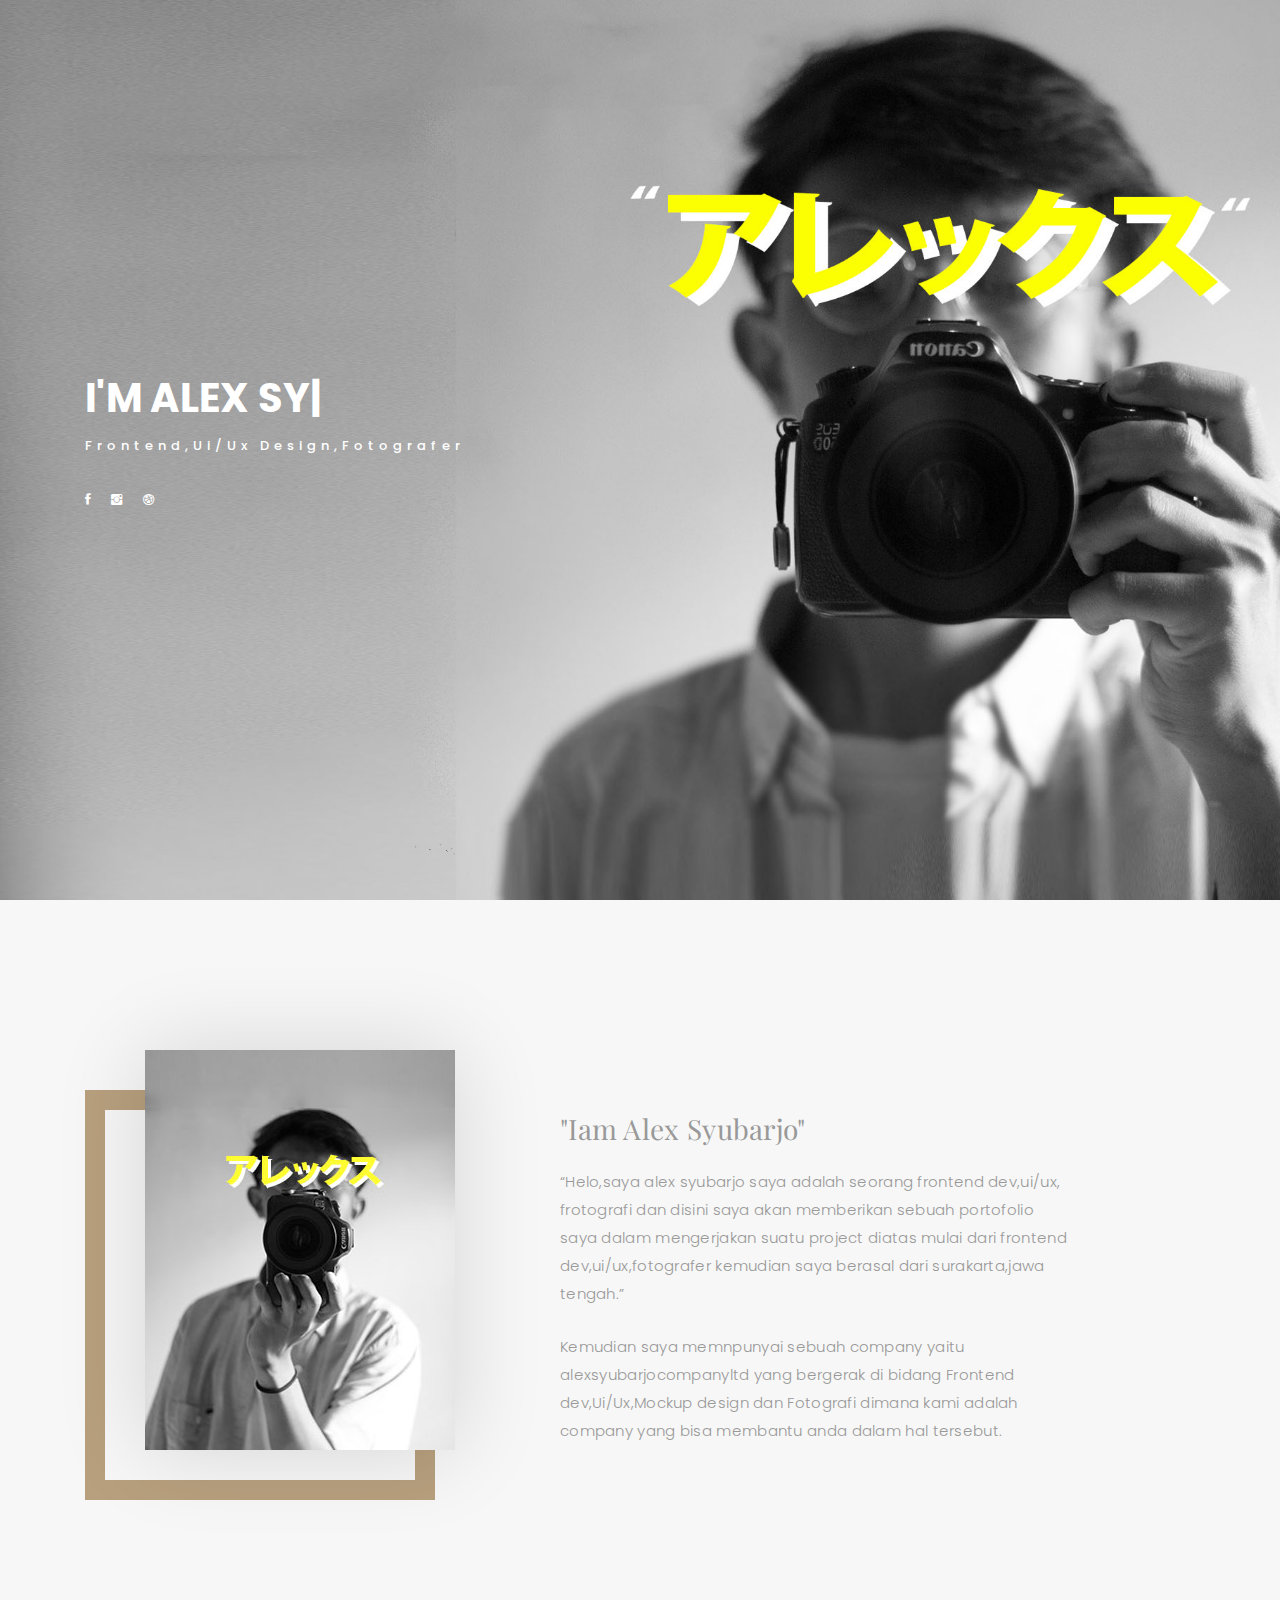
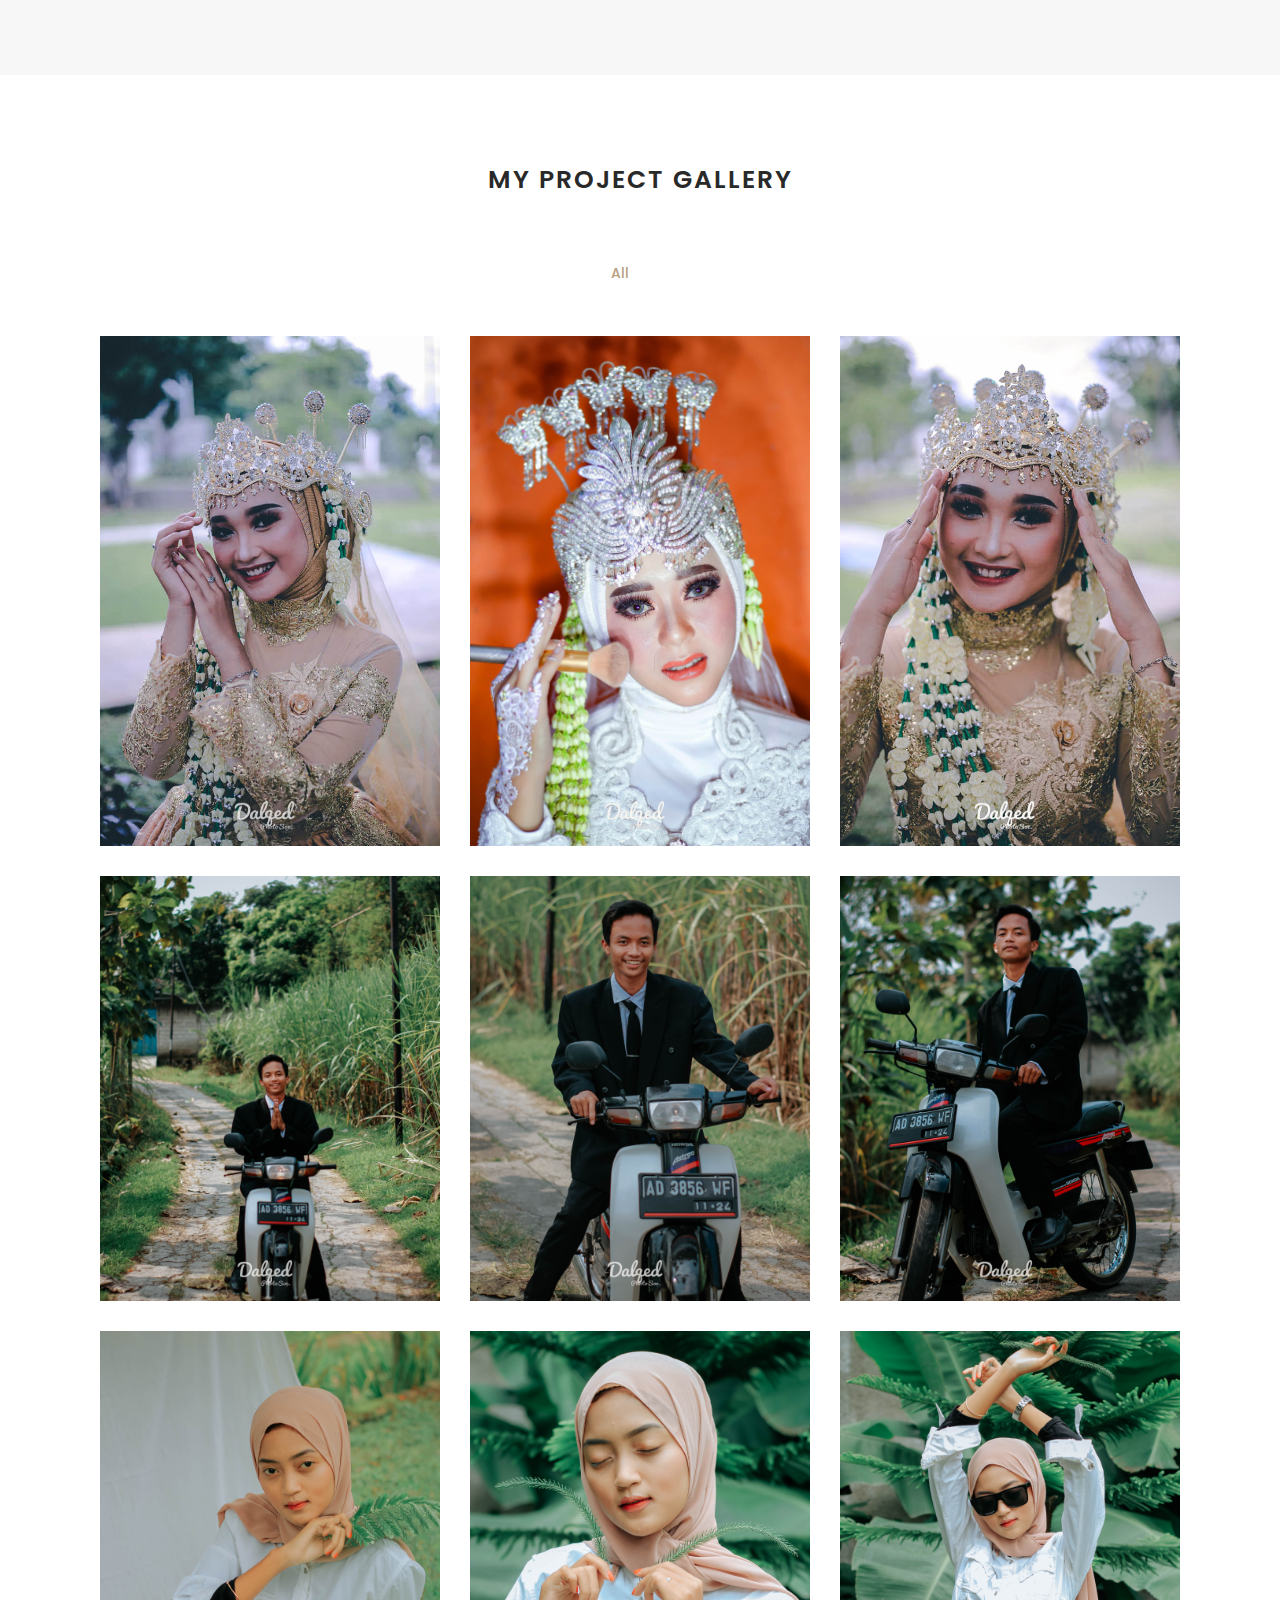
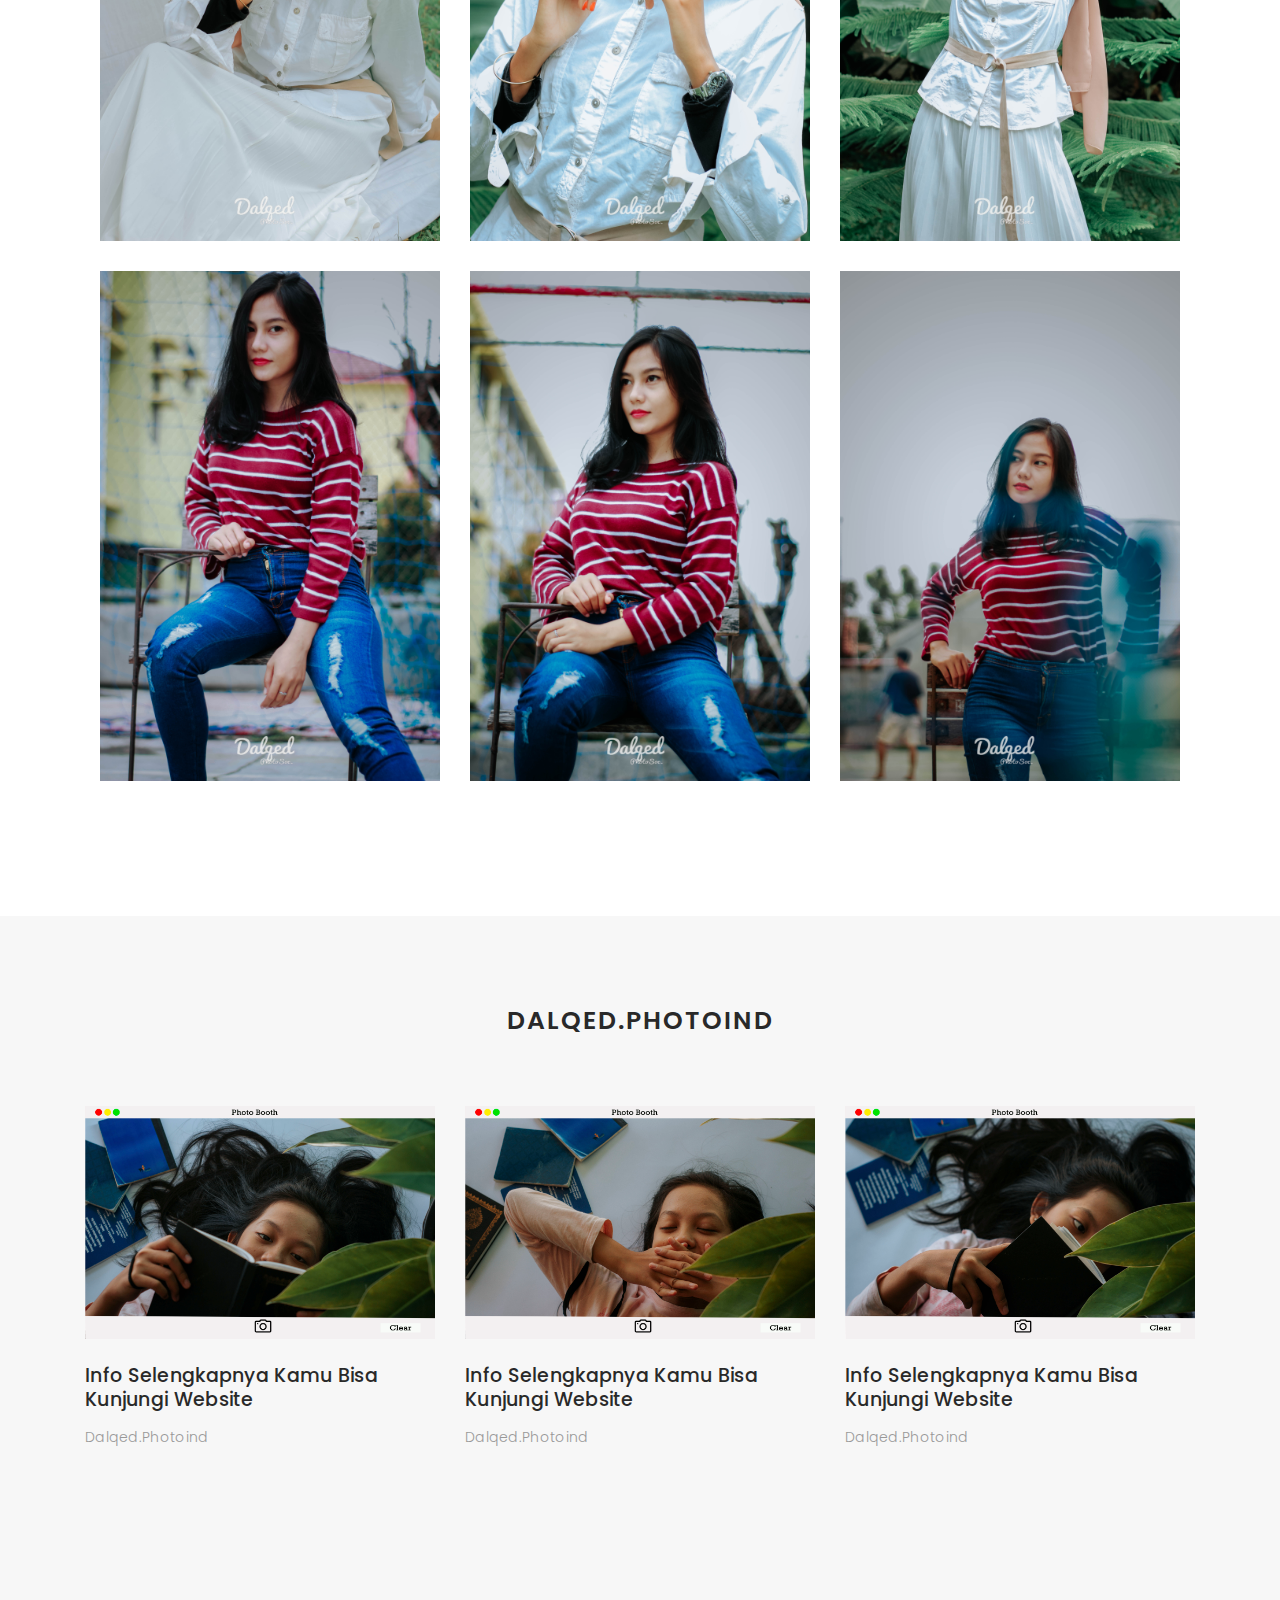
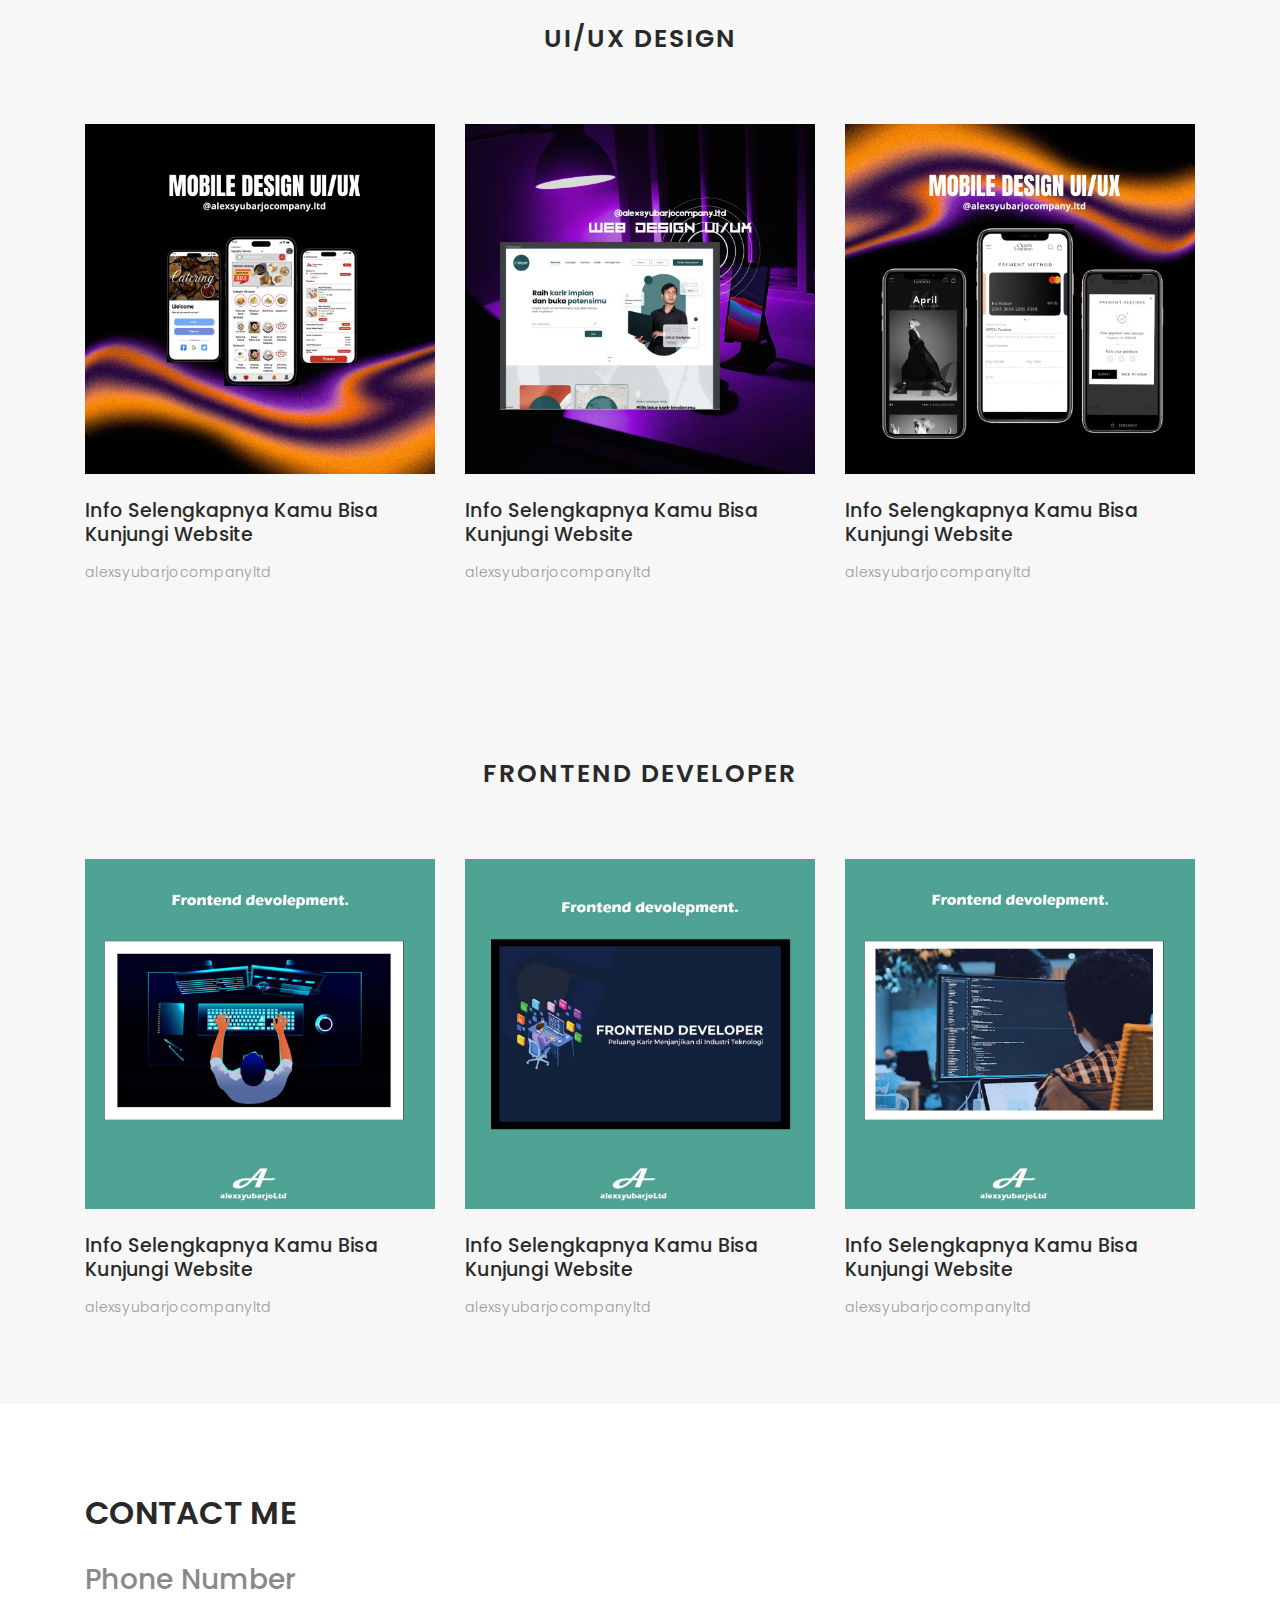
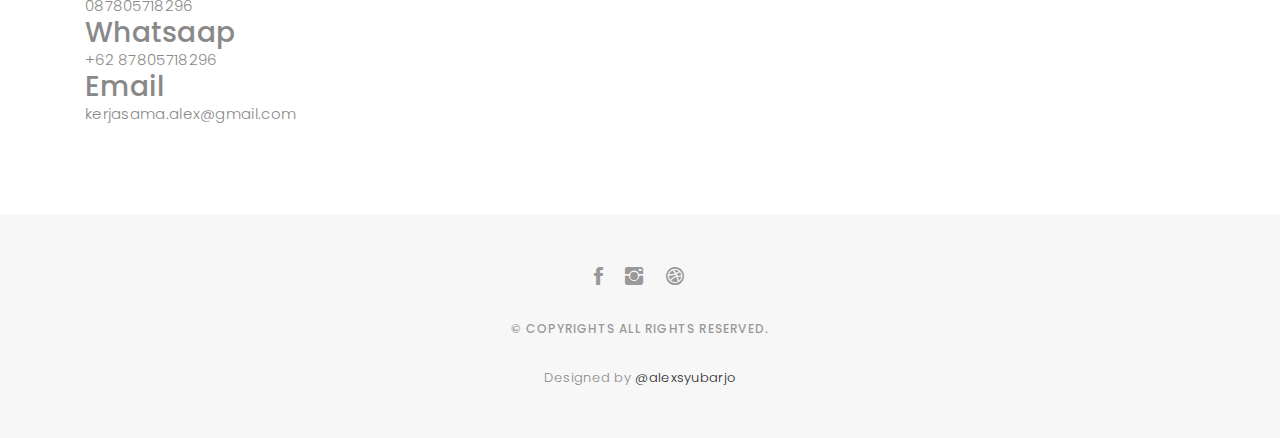
<file: index.html>
<!DOCTYPE html>
<html lang="en">

<head>
  <!-- meta -->
  <meta charset="utf-8">
  <meta content="width=device-width, initial-scale=1.0" name="viewport">

  <title>@alexsyubarjo.Ltd</title>
  <meta content="" name="keywords">
  <meta content="" name="description">

  <!-- Google Fonts -->
  <link href="https://fonts.googleapis.com/css?family=Poppins:300,300i,400,400i,500,500i,600,600i,700,700i|Playfair+Display:400,400i,700,700i,900,900i" rel="stylesheet">

  <!-- Bootstrap CSS File -->
  <link href="lib/bootstrap/css/bootstrap.min.css" rel="stylesheet">

  <!-- Libraries CSS Files -->
  <link href="lib/ionicons/css/ionicons.min.css" rel="stylesheet">
  <link href="lib/owlcarousel/assets/owl.carousel.min.css" rel="stylesheet">
  <link href="lib/magnific-popup/magnific-popup.css" rel="stylesheet">
  <link href="lib/hover/hover.min.css" rel="stylesheet">

  <!-- Main Stylesheet File -->
  <link href="css/style.css" rel="stylesheet">

  <!-- Responsive css -->
  <link href="css/responsive.css" rel="stylesheet">

  <!-- Favicon -->
  <link rel="shortcut icon" href="images/favicon.ico">

  <!-- =======================================================
    Theme Name: Folio
    Theme URL: https://bootstrapmade.com/folio-bootstrap-portfolio-template/
    Author: BootstrapMade.com
    Author URL: https://bootstrapmade.com
  ======================================================= -->
</head>

<body>

  <!-- start section navbar -->
  <nav id="main-nav">
    <div class="row">
      <div class="container">

        <div class="logo">
          <a href="index.html"><img src="images/logo.png" alt="logo"></a>
        </div>

        <div class="responsive"><i data-icon="m" class="ion-navicon-round"></i></div>

        <ul class="nav-menu list-unstyled">
          <li><a href="#header" class="smoothScroll">Home</a></li>
          <li><a href="#about" class="smoothScroll">About</a></li>
          <li><a href="#portfolio" class="smoothScroll">My Project Gallery</a></li>
          <li><a href="#journal" class="smoothScroll">Info Detail</a></li>
          <li><a href="#contact" class="smoothScroll">Contact</a></li>
        </ul>

      </div>
    </div>
  </nav>
  <!-- End section navbar -->


  <!-- start section header -->
  <div id="header" class="home">

    <div class="container">
      <div class="header-content">
        <h1>I'm <span class="typed"></span></h1>
        <p>Frontend,Ui/Ux Design,fotografer</p>

        <ul class="list-unstyled list-social">
          <li><a href="https://www.facebook.com/nanda.prtama.92"><i class="ion-social-facebook"></i></a></li>
          <li><a href="https://instagram.com/alex_syubarjo/"><i class="ion-social-instagram"></i></a></li>
          <li><a href="https://alexsyubarjo.github.io/dalqedphotoind/"><i class="ion-social-dribbble"></i></a></li>
        </ul>
      </div>
    </div>
  </div>
  <!-- End section header -->


  <!-- start section about us -->
  <div id="about" class="paddsection">
    <div class="container">
      <div class="row justify-content-between">

        <div class="col-lg-4 ">
          <div class="div-img-bg">
            <div class="about-img">
              <img src="images/me.jpg" class="img-responsive" alt="me">
            </div>
          </div>
        </div>

        <div class="col-lg-7">
          <div class="about-descr">

            <p class="p-heading">"Iam Alex Syubarjo" </p>
            <p class="separator">“Helo,saya alex syubarjo saya adalah seorang frontend dev,ui/ux, frotografi dan disini saya akan 
memberikan sebuah portofolio saya dalam mengerjakan suatu project diatas mulai dari frontend
 dev,ui/ux,fotografer kemudian saya berasal dari surakarta,jawa tengah.”</p>
            <p class="separator">Kemudian saya memnpunyai sebuah company yaitu alexsyubarjocompanyltd yang bergerak di bidang Frontend dev,Ui/Ux,Mockup design dan Fotografi dimana kami adalah company yang bisa membantu anda dalam hal tersebut.
</p>

          </div>

        </div>
      </div>
    </div>
  </div>
  <!-- end section about us -->


  <!-- start section services -->
  <div id="services">
    <div class="container">

        <div class="services-carousel owl-theme">

        </div>

    </div>

  </div>
  <!-- end section services -->


  <!-- start section portfolio -->
  <div id="portfolio" class="text-center paddsection">

    <div class="container">
      <div class="section-title text-center">
        <h2>My Project Gallery</h2>
      </div>
    </div>

    <div class="container">
      <div class="row">
        <div class="col-md-12">

          <div class="portfolio-list">

            <ul class="nav list-unstyled" id="portfolio-flters">
              <li class="filter filter-active" data-filter=".all">all</li>
    
            </ul>

          </div>

          <div class="portfolio-container">

            <div class="col-lg-4 col-md-6 portfolio-thumbnail all branding uikits webdesign">
              <a class="popup-img" href="images/portfolio/1.JPG">
                <img src="images/portfolio/1.JPG" alt="img">
              </a>
            </div>

            <div class="col-lg-4 col-md-6 portfolio-thumbnail all mockups uikits photography">
              <a class="popup-img" href="images/portfolio/2.JPG">
                <img src="images/portfolio/2.JPG"  alt="img">
              </a>
            </div>

            <div class="col-lg-4 col-md-6 portfolio-thumbnail all branding webdesig photographyn">
              <a class="popup-img" href="images/portfolio/3.JPG">
                <img src="images/portfolio/3.JPG" alt="img">
              </a>
            </div>

            <div class="col-lg-4 col-md-6 portfolio-thumbnail all mockups webdesign photography">
              <a class="popup-img" href="images/portfolio/4.JPG">
                <img src="images/portfolio/4.JPG" alt="img">
              </a>
            </div>

            <div class="col-lg-4 col-md-6 portfolio-thumbnail all branding uikits photography">
              <a class="popup-img" href="images/portfolio/5.JPG">
                <img src="images/portfolio/5.JPG" alt="img">
              </a>
            </div>

            <div class="col-lg-4 col-md-6 portfolio-thumbnail all mockups uikits webdesign">
              <a class="popup-img" href="images/portfolio/6.JPG">
                <img src="images/portfolio/6.JPG" alt="img">
              </a>
            </div>


            <div class="col-lg-4 col-md-6 portfolio-thumbnail all mockups uikits webdesign">
              <a class="popup-img" href="images/portfolio/7.JPG">
                <img src="images/portfolio/7.JPG" alt="img">
              </a>
            </div>


            <div class="col-lg-4 col-md-6 portfolio-thumbnail all mockups uikits webdesign">
              <a class="popup-img" href="images/portfolio/8.JPG">
                <img src="images/portfolio/8.JPG" alt="img">
              </a>
            </div>


            <div class="col-lg-4 col-md-6 portfolio-thumbnail all mockups uikits webdesign">
              <a class="popup-img" href="images/portfolio/9.JPG">
                <img src="images/portfolio/9.JPG" alt="img">
              </a>
            </div>


            <div class="col-lg-4 col-md-6 portfolio-thumbnail all mockups uikits webdesign">
              <a class="popup-img" href="images/portfolio/10.JPG">
                <img src="images/portfolio/10.JPG" alt="img">
              </a>
            </div>


            <div class="col-lg-4 col-md-6 portfolio-thumbnail all mockups uikits webdesign">
              <a class="popup-img" href="images/portfolio/11.JPG">
                <img src="images/portfolio/11.JPG" alt="img">
              </a>
            </div>


            <div class="col-lg-4 col-md-6 portfolio-thumbnail all mockups uikits webdesign">
              <a class="popup-img" href="images/portfolio/12.JPG">
                <img src="images/portfolio/12.JPG" alt="img">
              </a>
            </div>

          </div>
        </div>
      </div>
    </div>

  </div>
  <!-- End section portfolio -->


  <!-- start section journal -->
  <div id="journal" class="text-left paddsection">

    <div class="container">
      <div class="section-title text-center">
        <h2>Dalqed.Photoind</h2>
      </div>
    </div>

    <div class="container">
      <div class="journal-block">
        <div class="row">

          <div class="col-lg-4 col-md-6">
            <div class="journal-info">

              <a href="https://alexsyubarjo.github.io/dalqedphotoind/"><img src="images/blog-post-1.jpg" class="img-responsive" alt="img"></a>

              <div class="journal-txt">

                <h4><a href="https://alexsyubarjo.github.io/dalqedphotoind/">Info Selengkapnya Kamu Bisa Kunjungi Website</a></h4>
                <p class="separator">Dalqed.Photoind
                </p>

              </div>

            </div>
          </div>

          <div class="col-lg-4 col-md-6">
            <div class="journal-info">

              <a href="https://alexsyubarjo.github.io/dalqedphotoind/"><img src="images/blog-post-2.jpg" class="img-responsive" alt="img"></a>

              <div class="journal-txt">

                <h4><a href="https://alexsyubarjo.github.io/dalqedphotoind/">Info Selengkapnya Kamu Bisa Kunjungi Website</a></h4>
                <p class="separator">Dalqed.Photoind

              </div>

            </div>
          </div>

          <div class="col-lg-4 col-md-6">
            <div class="journal-info">

              <a href="https://alexsyubarjo.github.io/dalqedphotoind/"><img src="images/blog-post-3.jpg" class="img-responsive" alt="img"></a>

              <div class="journal-txt">

                <h4><a href="https://alexsyubarjo.github.io/dalqedphotoind/">Info Selengkapnya Kamu Bisa Kunjungi Website</a></h4>
                <p class="separator">Dalqed.Photoind

              </div>

            </div>
          </div>

        </div>
      </div>
    </div>

  </div>
  <!-- End section journal -->

   <!-- start section journal -->
  <div id="journal" class="text-left paddsection">

    <div class="container">
      <div class="section-title text-center">
        <h2>UI/UX DESIGN</h2>
      </div>
    </div>

    <div class="container">
      <div class="journal-block">
        <div class="row">

          <div class="col-lg-4 col-md-6">
            <div class="journal-info">

              <a href="https://alexsyubarjocompanyltd.vercel.app/"><img src="images/figma1.jpg" class="img-responsive" alt="img"></a>

              <div class="journal-txt">

                <h4><a href="https://alexsyubarjocompanyltd.vercel.app/">Info Selengkapnya Kamu Bisa Kunjungi Website</a></h4>
                <p class="separator">alexsyubarjocompanyltd
                </p>

              </div>

            </div>
          </div>

          <div class="col-lg-4 col-md-6">
            <div class="journal-info">

              <a href="https://alexsyubarjocompanyltd.vercel.app/"><img src="images/figma2.jpg" class="img-responsive" alt="img"></a>

              <div class="journal-txt">

                <h4><a href="https://alexsyubarjocompanyltd.vercel.app/">Info Selengkapnya Kamu Bisa Kunjungi Website</a></h4>
                <p class="separator">alexsyubarjocompanyltd
                </p>

              </div>

            </div>
          </div>

          <div class="col-lg-4 col-md-6">
            <div class="journal-info">

              <a href="https://alexsyubarjocompanyltd.vercel.app/"><img src="images/figma3.jpg" class="img-responsive" alt="img"></a>

              <div class="journal-txt">

                <h4><a href="https://alexsyubarjocompanyltd.vercel.app/">Info Selengkapnya Kamu Bisa Kunjungi Website</a></h4>
                <p class="separator">alexsyubarjocompanyltd

              </div>

            </div>
          </div>

        </div>
      </div>
    </div>

  </div>
  <!-- End section journal -->

   <!-- start section journal -->
   <div id="journal" class="text-left paddsection">

    <div class="container">
      <div class="section-title text-center">
        <h2>Frontend Developer</h2>
      </div>
    </div>

    <div class="container">
      <div class="journal-block">
        <div class="row">

          <div class="col-lg-4 col-md-6">
            <div class="journal-info">

              <a href="https://alexsyubarjocompanyltd.vercel.app/"><img src="images/f5.jpg" class="img-responsive" alt="img"></a>

              <div class="journal-txt">

                <h4><a href="https://alexsyubarjocompanyltd.vercel.app/">Info Selengkapnya Kamu Bisa Kunjungi Website</a></h4>
                <p class="separator">alexsyubarjocompanyltd
                </p>

              </div>

            </div>
          </div>

          <div class="col-lg-4 col-md-6">
            <div class="journal-info">

              <a href="https://alexsyubarjocompanyltd.vercel.app/"><img src="images/F1.jpg" class="img-responsive" alt="img"></a>

              <div class="journal-txt">

                <h4><a href="https://alexsyubarjocompanyltd.vercel.app/">Info Selengkapnya Kamu Bisa Kunjungi Website</a></h4>
                <p class="separator">alexsyubarjocompanyltd
                </p>

              </div>

            </div>
          </div>

          <div class="col-lg-4 col-md-6">
            <div class="journal-info">

              <a href="https://alexsyubarjocompanyltd.vercel.app/"><img src="images/f6.jpg" class="img-responsive" alt="img"></a>

              <div class="journal-txt">

                <h4><a href="https://alexsyubarjocompanyltd.vercel.app/">Info Selengkapnya Kamu Bisa Kunjungi Website</a></h4>
                <p class="separator">alexsyubarjocompanyltd
                </p>

              </div>

            </div>
          </div>

        </div>
      </div>
    </div>

  </div>
  <!-- End section journal -->



  <!-- start sectoion contact -->
  <div id="contact" class="paddsection">
    <div class="container">
      <div class="contact-block1">
        <div class="row">

          <div class="col-lg-6">
            <div class="contact-contact">

              <h2 class="mb-30">CONTACT ME</h2>

              <ul class="contact-details">
                <h3>Phone Number</h3>
                <a style="cursor:pointer;"target="_blank" onclick="window.open('tel:087805718296');">087805718296</a>
                <h3> Whatsaap</h3>
                <a Style="cursor:pointer;" target="_blank" onclick="window.open('https://wa.me/6287805718296');">+62 87805718296</a>
                <h3>Email</h3>
                <a Style="cursor:pointer;" target="_blank" onclick="window.open('mailto:kerjasama.alex@gmail.com');">kerjasama.alex@gmail.com</a>
              </ul>

            </div>
          </div>

          <div class="col-lg-6">
            <form action="" method="post" role="form" class="contactForm">
              <div class="row">

                <div id="sendmessage">Your message has been sent. Thank you!</div>
                <div id="errormessage"></div>

               

              </div>
            </form>
          </div>
        </div>
      </div>
    </div>
  </div>
  <!-- start sectoion contact -->


  <!-- start section footer -->
  <div id="footer" class="text-center">
    <div class="container">
      <div class="socials-media text-center">

        <ul class="list-unstyled">
          <li><a href="https://www.facebook.com/nanda.prtama.92"><i class="ion-social-facebook"></i></a></li>
          <li><a href="https://instagram.com/alex_syubarjo/"><i class="ion-social-instagram"></i></a></li>
          <li><a href="https://alexsyubarjo.github.io/dalqedphotoind/"><i class="ion-social-dribbble"></i></a></li>
        </ul>

      </div>

      <p>&copy; Copyrights All rights reserved.</p>

      <div class="credits">
        Designed by <a href="https://instagram.com/alex_syubarjo/">@alexsyubarjo</a>
      </div>

    </div>
  </div>
  <!-- End section footer -->

  <!-- JavaScript Libraries -->
  <script src="lib/jquery/jquery.min.js"></script>
  <script src="lib/jquery/jquery-migrate.min.js"></script>
  <script src="lib/bootstrap/js/bootstrap.bundle.min.js"></script>
  <script src="lib/typed/typed.js"></script>
  <script src="lib/owlcarousel/owl.carousel.min.js"></script>
  <script src="lib/magnific-popup/magnific-popup.min.js"></script>
  <script src="lib/isotope/isotope.pkgd.min.js"></script>

  <!-- Contact Form JavaScript File -->
  <script src="contactform/contactform.js"></script>

  <!-- Template Main Javascript File -->
  <script src="js/main.js"></script>

</body>

</html>
</file>
<file: css/responsive.css>
/** Width between 1200x to 0
 *  ~~~~~~~~~~~~~~~~~~~~~~~~~~~~~~~~~~~~
 */

@media (min-width: 1200px) {

}

/** Width between 992px to 1199px
 *  ~~~~~~~~~~~~~~~~~~~~~~~~~~~~~~~~~~~~
 */

@media (min-width: 992px) and (max-width: 1199px) {
  
}

/** Width between 768px to 991px
 *  ~~~~~~~~~~~~~~~~~~~~~~~~~~~~~~~~~~~~
 */

@media (min-width: 768px) and (max-width: 991px) {
  /* Navbar */
  nav {
    padding: 10px 15px;
  }
  .nav-menu {
    margin-top: 40px;
    display: none;
    float: none;
    width: 100%;
  }
  .nav-menu li {
    float: none;
    width: 100%;
    text-align: center;
    border-top: 1px solid #f7f7f7;
    line-height: 45px;
    margin-left: 0;
    padding-top: 10px;
    padding-bottom: 10px;
  }
  .responsive {
    float: right;
    padding-top: 15px;
    display: block;
  }
  /* About */
  .head-info .header-content .cmaster h1 {
    font-size: 32px;
  }
  #about .div-img-bg {
    padding: 0;
  }
  #about .div-img-bg .about-img img {
    margin-top: 0%;
    margin-left: calc(0% - 0px);
  }
  #about .about-descr .p-heading {
    font-size: 20px;
  }
  #about .about-descr .separator {
    max-width: 100%;
    margin-bottom: 0;
  }
  /* portfolio */
  #portfolio .portfolio-list .nav li {
    float: none;
    margin: 20px;
    display: inline-block;
  }
  /* journal */
  #journal .journal-block .journal-info {
    margin-bottom: 30px;
  }
  /* Contact */
  .contact-contact {
    margin-bottom: 30px;
  }
  /* Footer */
  #footer .socials-media ul li {
    margin-right: 0;
    margin-left: 0;
    float: none;
    display: inline-block;
  }
}

/** Width between 767px to 0
 *  ~~~~~~~~~~~~~~~~~~~~~~~~~~~~~~~~~~~~
 */

@media (max-width: 767px) {
  /* Navbar */
  nav {
    padding: 20px 15px;
  }
  .nav-menu {
    margin-top: 40px;
    display: none;
    float: none;
    width: 100%;
  }
  .nav-menu li {
    float: none;
    width: 100%;
    text-align: center;
    border-top: 1px solid #f7f7f7;
    line-height: 45px;
    margin-left: 0;
    padding-top: 10px;
    padding-bottom: 10px;
  }
  .responsive {
    float: right;
    padding-top: 15px;
    display: block;
  }
  /* About */
  .head-info .header-content h1 {
    font-size: 32px;
  }
  #about .div-img-bg {
    padding: 0;
  }
  #about .div-img-bg .about-img img {
    margin-top: 0%;
    margin-left: calc(0% - 0px);
  }
  #about .about-descr .p-heading {
    font-size: 20px;
  }
  #about .about-descr .separator {
    max-width: 100%;
    margin-bottom: 0;
  }
  /* portfolio */
  #portfolio .portfolio-list .nav li {
    float: none;
    margin: 20px;
    display: inline-block;
  }
  /* journal */
  #journal .journal-block .journal-info {
    margin-bottom: 30px;
  }
  /* Contact */
  .contact-contact {
    margin-bottom: 30px;
  }
  /* Footer */
  #footer .socials-media ul li {
    margin-right: 0;
    margin-left: 0;
    float: none;
    display: inline-block;
  }
}

/** Width between 600px to 0
 *  ~~~~~~~~~~~~~~~~~~~~~~~~~~~~~~~~~~~~
 */

@media (max-width: 600px) {
  /* Navbar */
  nav {
    padding: 20px 15px;
  }
  .nav-menu {
    margin-top: 40px;
    display: none;
    float: none;
    width: 100%;
  }
  .nav-menu li {
    float: none;
    width: 100%;
    text-align: center;
    border-top: 1px solid #f7f7f7;
    line-height: 45px;
    margin-left: 0;
    padding-top: 10px;
    padding-bottom: 10px;
  }
  .responsive {
    float: right;
    padding-top: 15px;
    display: block;
  }
  /* About */
  .head-info .header-content h1 {
    font-size: 32px;
  }
  #about .div-img-bg {
    padding: 0;
  }
  #about .div-img-bg .about-img img {
    margin-top: 0%;
    margin-left: calc(0% - 0px);
  }
  #about .about-descr .p-heading {
    font-size: 20px;
  }
  #about .about-descr .separator {
    max-width: 100%;
    margin-bottom: 0;
  }
  /* portfolio */
  #portfolio .portfolio-list .nav li {
    float: none;
    margin: 10px;
    display: inline-block;
  }
  /* journal */
  #journal .journal-block .journal-info {
    margin-bottom: 30px;
  }
  /* Contact */
  .contact-contact {
    margin-bottom: 30px;
  }
  /* Footer */
  #footer .socials-media ul li {
    margin-right: 0;
    margin-left: 0;
    float: none;
    display: inline-block;
  }
}

/** Width between 480px to 0
 *  ~~~~~~~~~~~~~~~~~~~~~~~~~~~~~~~~~~~~
 */

@media (max-width: 480px) {
  /* Navbar */
  nav {
    padding: 20px 15px;
  }
  .nav-menu {
    margin-top: 40px;
    display: none;
    float: none;
    width: 100%;
  }
  .nav-menu li {
    float: none;
    width: 100%;
    text-align: center;
    border-top: 1px solid #f7f7f7;
    line-height: 45px;
    margin-left: 0;
    padding-top: 10px;
    padding-bottom: 10px;
  }
  .responsive {
    float: right;
    padding-top: 15px;
    display: block;
  }
  /* About */
  .head-info .header-content h1 {
    font-size: 32px;
  }
  #about .div-img-bg {
    padding: 0;
  }
  #about .div-img-bg .about-img img {
    margin-top: 0%;
    margin-left: calc(0% - 0px);
  }
  #about .about-descr .p-heading {
    font-size: 20px;
  }
  #about .about-descr .separator {
    max-width: 100%;
    margin-bottom: 0;
  }
  /* portfolio */
  #portfolio .portfolio-list .nav li {
    float: none;
    margin: 20px;
  }
  /* journal */
  #journal .journal-block .journal-info {
    margin-bottom: 30px;
  }
  /* Contact */
  .contact-contact {
    margin-bottom: 30px;
  }
  /* Footer */
  #footer .socials-media ul li {
    margin-right: 0;
    margin-left: 0;
    float: none;
    display: inline-block;
  }
}

/** Width between 320px to 0
 *  ~~~~~~~~~~~~~~~~~~~~~~~~~~~~~~~~~~~~
 */

@media (max-width: 320px) {
  /* Navbar */
  nav {
    padding: 20px 15px;
  }
  .nav-menu {
    margin-top: 40px;
    display: none;
    float: none;
    width: 100%;
  }
  .nav-menu li {
    float: none;
    width: 100%;
    text-align: center;
    border-top: 1px solid #f7f7f7;
    line-height: 45px;
    margin-left: 0;
    padding-top: 10px;
    padding-bottom: 10px;
  }
  .responsive {
    float: right;
    padding-top: 15px;
    display: block;
  }
  /* About */
  .head-info .header-content h1 {
    font-size: 32px;
  }
  #about .div-img-bg {
    padding: 0;
  }
  #about .div-img-bg .about-img img {
    margin-top: 0%;
    margin-left: calc(0% - 0px);
  }
  #about .about-descr .p-heading {
    font-size: 20px;
  }
  #about .about-descr .separator {
    max-width: 100%;
    margin-bottom: 0;
  }
  /* portfolio */
  #portfolio .portfolio-list .nav li {
    float: none;
    margin: 20px;
  }
  /* journal */
  #journal .journal-block .journal-info {
    margin-bottom: 30px;
  }
  /* Contact */
  .contact-contact {
    margin-bottom: 30px;
  }
  /* Footer */
  #footer .socials-media ul li {
    margin-right: 0;
    margin-left: 0;
    float: none;
    display: inline-block;
  }
  /* Single page */
  .entry-comments-body span {
    display: inline-block;
    margin-right: 0;
  }
}
</file>
<file: css/style.css>
/*
  Theme Name: Folio
  Theme URL: https://bootstrapmade.com/folio-bootstrap-portfolio-template/
  Author: BootstrapMade.com
  Author URL: https://bootstrapmade.com
*/

/*  General Styling
/*-----------------------------------------------------------------------------------*/

body {
  background: #ffffff;
  color: #898989;
  font-family: 'Poppins', helvetica;
  font-size: 15px;
  font-weight: 300;
  line-height: 20px;
  letter-spacing: 0.02em;
  overflow-x: hidden;
  margin: 0 auto;
  padding: 0;
  -moz-box-sizing: border-box;
  -ms-box-sizing: border-box;
  -o-box-sizing: border-box;
  -webkit-box-sizing: border-box;
  box-sizing: border-box;
}

h1, h2, h3, h4, h5, h6 {
  margin: 0;
}

h2 {
  color: #292929;
  font-weight: 600;
}

h4 {
  color: #292929;
  font-size: 14px;
  font-weight: 600;
}

a {
  color: #292929;
  text-decoration: none !important;
  -moz-transition: all 0.5s ease-in-out 0s;
  -ms-transition: all 0.5s ease-in-out 0s;
  -o-transition: all 0.5s ease-in-out 0s;
  -webkit-transition: all 0.5s ease-in-out 0s;
  transition: all 0.5s ease-in-out 0s;
}

a:hover {
  -moz-transition: all 0.5s ease-in-out 0s;
  -ms-transition: all 0.5s ease-in-out 0s;
  -o-transition: all 0.5s ease-in-out 0s;
  -webkit-transition: all 0.5s ease-in-out 0s;
  transition: all 0.5s ease-in-out 0s;
}

a:hover, a:focus {
  color: #b8a07e;
  text-decoration: underline;
}

nav ul li a {
  padding: 2px 0 0 0;
  position: relative;
  display: block;
  font-size: 12px;
  color: #999999;
  letter-spacing: 0.1em;
  font-weight: 500;
  line-height: 14px;
  text-transform: uppercase;
  -moz-transition: all 0.5s ease-in-out 0s;
  -ms-transition: all 0.5s ease-in-out 0s;
  -o-transition: all 0.5s ease-in-out 0s;
  -webkit-transition: all 0.5s ease-in-out 0s;
  transition: all 0.5s ease-in-out 0s;
}

p {
  margin: 25px 0;
  padding: 0;
  font-size: 15px;
  color: #999999;
  line-height: 28px;
}

::-moz-selection {
  background: #b8a07e;
  color: #fff;
}

::selection {
  background: #b8a07e;
  color: #fff;
}

.btn {
  background: #333;
  border: medium none;
  border-radius: 0;
  color: #fff;
  font-size: 12px;
  height: 50px;
  line-height: 50px;
  padding: 0 30px;
  text-transform: uppercase;
}

.btn:hover, .btn:focus {
  color: #fff;
}

.padDiv {
  padding: 30px 20px;
}

.section-title {
  margin-bottom: 70px;
}

.section-title h2 {
  font-size: 25px;
  letter-spacing: 2px;
  text-transform: uppercase;
}

.form-control {
  background-color: transparent;
  border: 1px solid #999;
  border-radius: 0;
  color: #999999;
  font-size: 12px;
  font-weight: 500;
  height: 50px;
  letter-spacing: 0.1em;
  padding-left: 10px;
  margin: 0 0 25px 0;
  line-height: 14px;
  text-transform: uppercase;
}

.form-control:focus {
  box-shadow: none;
  outline: 0 none;
}

.paddsection {
  padding-top: 90px;
  padding-bottom: 90px;
}

.paddsections {
  padding-top: 90px;
  padding-bottom: 90px !important;
}

.hvr-shutter-in-horizontal::before {
  background: #333;
}

.hvr-shutter-in-horizontal:hover {
  background: #b8a07e;
}

.mb-30 {
  margin-bottom: 30px;
}

/*-----------------------------------------------------------------------------------*/
/*  Navbar Top
/*-----------------------------------------------------------------------------------*/

nav {
  position: fixed;
  background: #fff;
  z-index: 1000;
  width: 100%;
  padding: 20px;
  display: none;
  -webkit-box-shadow: 0px 2px 92px 0px rgba(0, 0, 0, 0.18);
  -moz-box-shadow: 0px 2px 92px 0px rgba(0, 0, 0, 0.18);
  box-shadow: 0px 2px 92px 0px rgba(0, 0, 0, 0.18);
}

.nav-menu {
  float: right;
  line-height: 32px;
  margin-bottom: 0;
  padding-top: 16px;
}

nav ul li {
  float: left;
  margin-right: 15px;
  font-family: 'Poppins', sans-serif;
  font-size: 14px;
  margin-left: 40px;
}

nav ul li a {
  padding: 2px 0 0 0;
  position: relative;
  display: block;
  font-size: 14px;
  color: #999999;
  font-family: 'Poppins', helvetica;
  font-weight: 500;
  line-height: 16px;
  text-transform: uppercase;
  letter-spacing: 0.02em;
  text-transform: capitalize;
}

.logo {
  float: left;
}

.logo img {
  width: 100px;
  height: 50px;
}

.responsive {
  display: none;
  font-size: 23px;
}

.active {
  color: #afafaf;
}

/*----------------------------------------------------------------------------------*/
/*  Header
/*-----------------------------------------------------------------------------------*/

#header {
  background: url("../images/home-bg.jpg") repeat scroll center center / cover;
  height: 100vh;
  width: 100%;
}


#header .header-content {
  height: 100vh;
  text-align: left;
  width: 100%;
  display: flex;
  justify-content: center;
  flex-direction: column;
}

.header-content h1 {
  font-size: 40px;
  font-weight: 700;
  margin-bottom: 10px;
  text-transform: uppercase;
  color: #fff;
}

.header-content p {
  font-size: 13px;
  letter-spacing: 5px;
  margin-top: 0;
  margin-bottom: 30px;
  text-transform: capitalize;
  color: #fff;
  font-weight: 500;
}

.header-content .list-social li {
  float: left;
  margin-right: 20px;
}

.header-content .list-social li i {
  color: #fff;
  font-size: 15px;
}

/*-----------------------------------------------------------------------------------*/
/*  Aout-us
/*-----------------------------------------------------------------------------------*/

#about {
  width: 100%;
  height: auto;
  background: #f7f7f7;
  padding-top: 190px;
}

#about .div-img-bg {
  padding-bottom: 30px;
  border: 20px solid #b8a07e;
}

#about .div-img-bg .about-img img {
  width: 100%;
  box-shadow: 0px 0px 85px 0px rgba(0, 0, 0, 0.14);
  margin-top: -60px;
  margin-left: 40px;
  height: 400px;
  object-fit: cover;
}

#about .about-descr .p-heading {
  font-family: 'Playfair Display', serif;
  font-size: 28px;
  text-align: left;
}

#about .about-descr .separator {
  max-width: 80%;
  margin-bottom: 0;
  text-align: left;
}

/*-----------------------------------------------------------------------------------*/
/*   Services
/*-----------------------------------------------------------------------------------*/

#services {
  background: #f7f7f7;
  position: relative;
  padding-bottom: 80px;
}

.owl-item {
  float: left;
}
.services-block span {
  margin: 10px 0;
  position: relative;
  font-size: 13px;
  color: #292929;
  letter-spacing: 0.1em;
  font-weight: 500;
  text-transform: uppercase;
  display: block;
}

.services-block .separator {
  margin: 0;
  font-size: 13px;
  line-height: 22px;
}

.services-block i {
  font-size: 44px;
  color: #b8a07e;
  line-height: 44px;
}


.services-carousel  .owl-stage-outer {
  overflow: hidden;
}

.services-carousel .owl-dots {
  margin-top: 5px;
  text-align: center;
}

.services-carousel .owl-dot {
  display: inline-block;
  margin: 0 5px;
  width: 12px !important;
  height: 12px !important;
  border-radius: 50%;
  border: 0;
  padding: 0 !important;
  background-color: #ddd;
  cursor: pointer;
}

.services-carousel .owl-dot.active {
  background-color: #b8a07e;
}

.owl-nav {
  display: none;
}


/*-----------------------------------------------------------------------------------*/
/*  Portfolio
/*-----------------------------------------------------------------------------------*/

#portfolio {
  position: relative;
  padding-bottom: 50px;
}

#portfolio .portfolio-list {
  margin-bottom: 50px;
}

#portfolio .portfolio-list .nav {
  display: inline-block;
  margin: 0;
}

#portfolio .portfolio-list .nav li {
  margin: 0 40px 0 0;
  float: left;
  font-size: 14px;
  color: #999999;
  line-height: 16px;
  cursor: pointer;
  font-family: 'Poppins', helvetica;
  font-weight: 500;
  letter-spacing: 0.02em;
  text-transform: capitalize;
  -moz-transition: all 0.5s ease-in-out 0s;
  -ms-transition: all 0.5s ease-in-out 0s;
  -o-transition: all 0.5s ease-in-out 0s;
  -webkit-transition: all 0.5s ease-in-out 0s;
  transition: all 0.5s ease-in-out 0s;
}

#portfolio .portfolio-list .nav li:hover, #portfolio .portfolio-list .nav li.filter-active  {
  color: #b8a07e;
  -moz-transition: all 0.5s ease-in-out 0s;
  -ms-transition: all 0.5s ease-in-out 0s;
  -o-transition: all 0.5s ease-in-out 0s;
  -webkit-transition: all 0.5s ease-in-out 0s;
  transition: all 0.5s ease-in-out 0s;
}

#portfolio .portfolio-container {
  display: inline-block;
  margin-bottom: 50px;
  width: 100%;
}

.portfolio-thumbnail {
  margin-bottom: 30px;
  overflow: hidden;
  min-height: 260px;
}

.portfolio-thumbnail img {
  max-width: 100%;
}

/*-----------------------------------------------------------------------------------*/
/*  Journal
/*-----------------------------------------------------------------------------------*/

#journal,  #journal-blog {
  height: auto;
  width: 100%;
  background: #f7f7f7;
  padding-bottom: 60px;
  position: relative;
}

#journal-blog {
  background: #fff;
  padding-bottom: 30px;
}

#journal .journal-block {
  display: inline-block;
  height: auto;
  width: 100%;
}

#journal .journal-block .journal-info {
  position: relative;
}

.journal-block .journal-info img {
  max-width: 100%;
}

.journal-block .journal-info .journal-txt {
  padding: 25px 0px;
  position: relative;
}

.journal-block .journal-info .journal-txt h4 a {
  display: block;
  font-size: 19px;
  line-height: 24px;
  margin: 0 0 13px 0;
  font-weight: 500;
  color: #292929;
  -moz-transition: all 0.5s ease-in-out 0s;
  -ms-transition: all 0.5s ease-in-out 0s;
  -o-transition: all 0.5s ease-in-out 0s;
  -webkit-transition: all 0.5s ease-in-out 0s;
  transition: all 0.5s ease-in-out 0s;
}

.journal-block .journal-info .journal-txt h4 a:hover {
  color: #b8a07e;
  -moz-transition: all 0.5s ease-in-out 0s;
  -ms-transition: all 0.5s ease-in-out 0s;
  -o-transition: all 0.5s ease-in-out 0s;
  -webkit-transition: all 0.5s ease-in-out 0s;
  transition: all 0.5s ease-in-out 0s;
}

.journal-block .journal-info .journal-txt p {
  margin: 0;
  font-size: 14px;
  line-height: 24px;
}

/*-----------------------------------------------------------------------------------*/
/*  Contact
/*-----------------------------------------------------------------------------------*/

#contact {
  height: auto;
  width: 100%;
}

.contact-details {
  list-style: none;
  margin: 0;
  padding: 0;
}

.contact-details li {
  padding-bottom: 10px;
}

#contact input, #contact textarea {
  width: 100%;
}


#contact  #sendmessage {
  color: #18d26e;
  border: 1px solid #18d26e;
  display: none;
  text-align: center;
  padding: 15px;
  font-weight: 600;
  margin: 15px;
}

#contact  #errormessage {
  color: red;
  display: none;
  border: 1px solid red;
  text-align: center;
  padding: 15px;
  font-weight: 600;
  margin: 15px;
}

#contact #sendmessage.show, #contact #errormessage.show, #contact .show {
  display: block;
}

#contact .validation {
  color: red;
  display: none;
  margin: 0 0 20px;
  font-weight: 400;
  font-size: 13px;
}

/*-----------------------------------------------------------------------------------*/
/*  Footer
/*-----------------------------------------------------------------------------------*/

#footer {
  background: #f7f7f7;
  padding-top: 50px;
  padding-bottom: 50px;
}

#footer .socials-media {
  width: 100%;
}

#footer .socials-media ul {
  display: inline-block;
  float: none;
  margin: 0 0 20px 0;
}

#footer .socials-media ul li {
  float: left;
  margin-left: 10px;
  margin-right: 10px;
}

#footer .socials-media ul li a {
  font-size: 24px;
  color: #999;
  letter-spacing: 0.1em;
  font-weight: 500;
  background: transparent;
  text-transform: uppercase;
  -moz-transition: all 0.5s ease-in-out 0s;
  -ms-transition: all 0.5s ease-in-out 0s;
  -o-transition: all 0.5s ease-in-out 0s;
  -webkit-transition: all 0.5s ease-in-out 0s;
  transition: all 0.5s ease-in-out 0s;
}

#footer .socials-media ul li a:hover {
  color: #b8a07e;
  -moz-transition: all 0.5s ease-in-out 0s;
  -ms-transition: all 0.5s ease-in-out 0s;
  -o-transition: all 0.5s ease-in-out 0s;
  -webkit-transition: all 0.5s ease-in-out 0s;
  transition: all 0.5s ease-in-out 0s;
}

#footer p {
  font-size: 12px;
  letter-spacing: 0.1em;
  font-weight: 500;
  margin-top: 0;
  text-transform: uppercase;
}

.credits {
  font-size: 13px;
}
</file>
